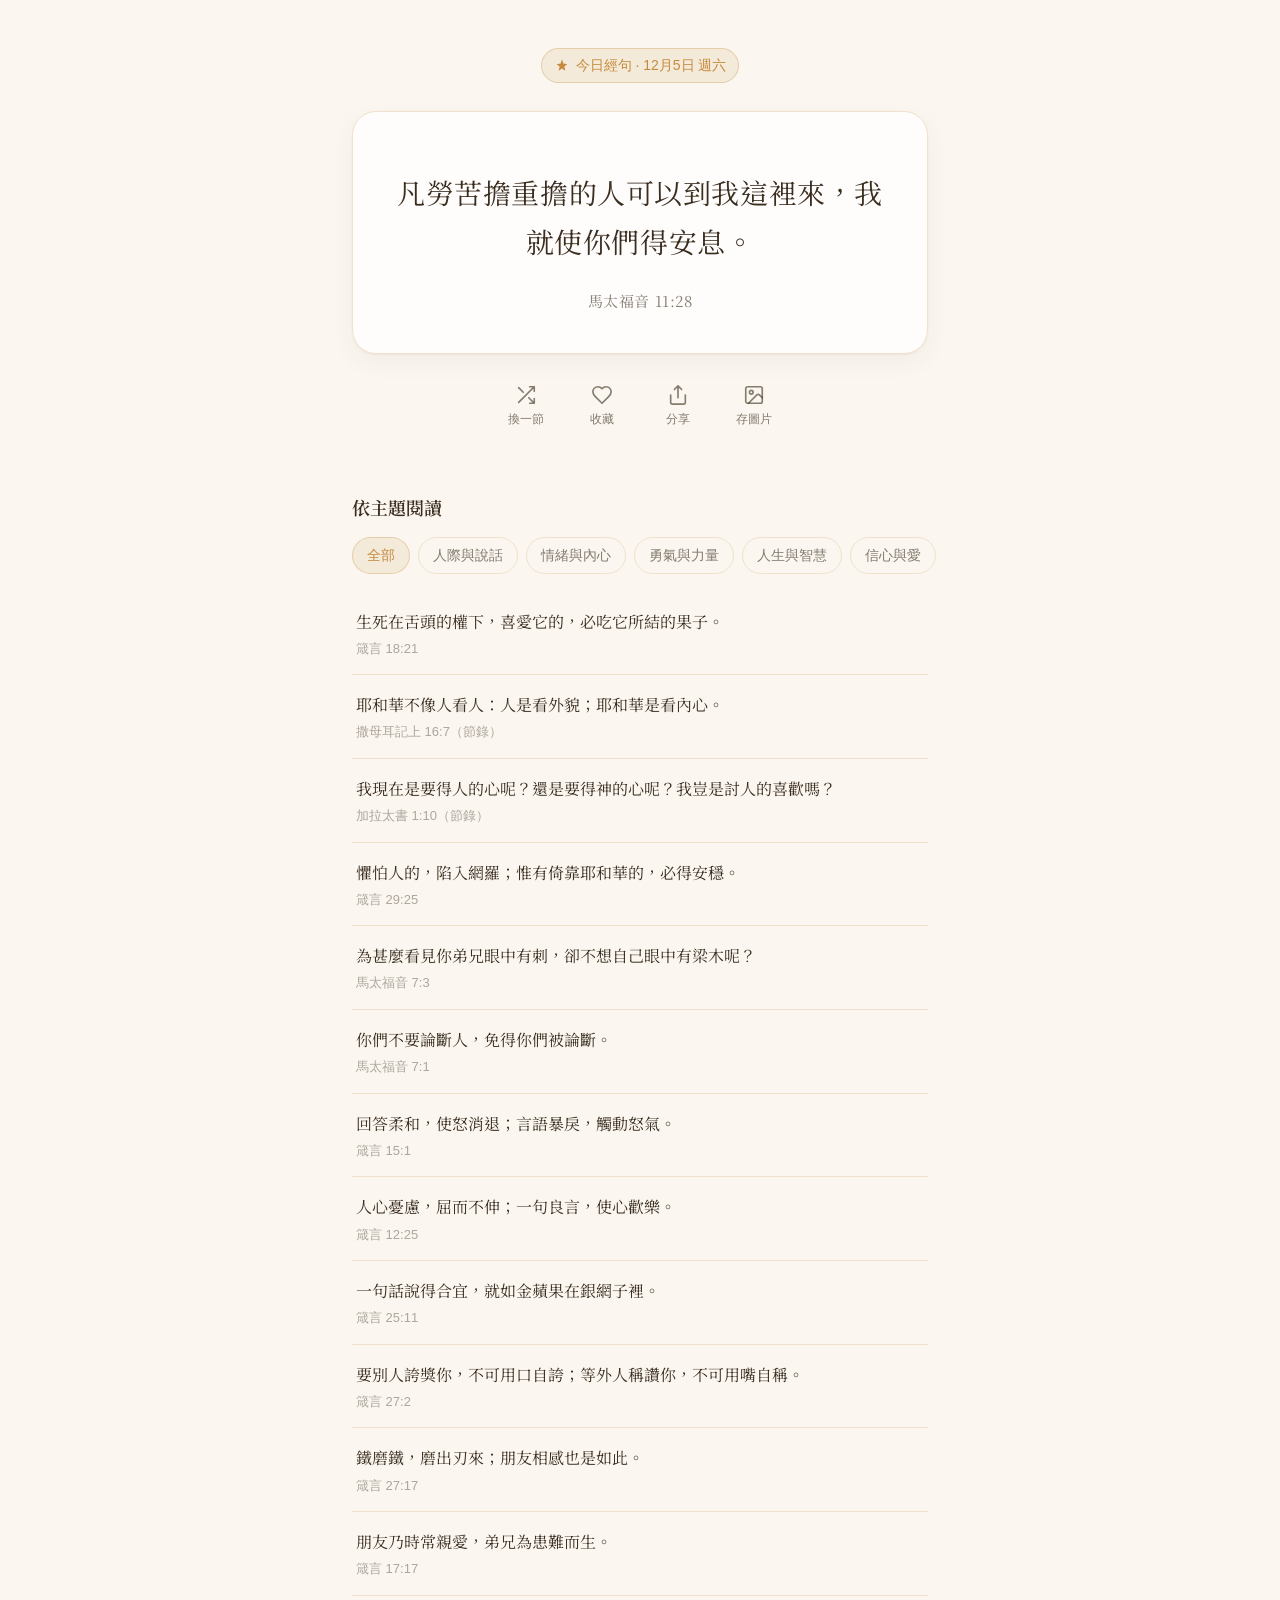
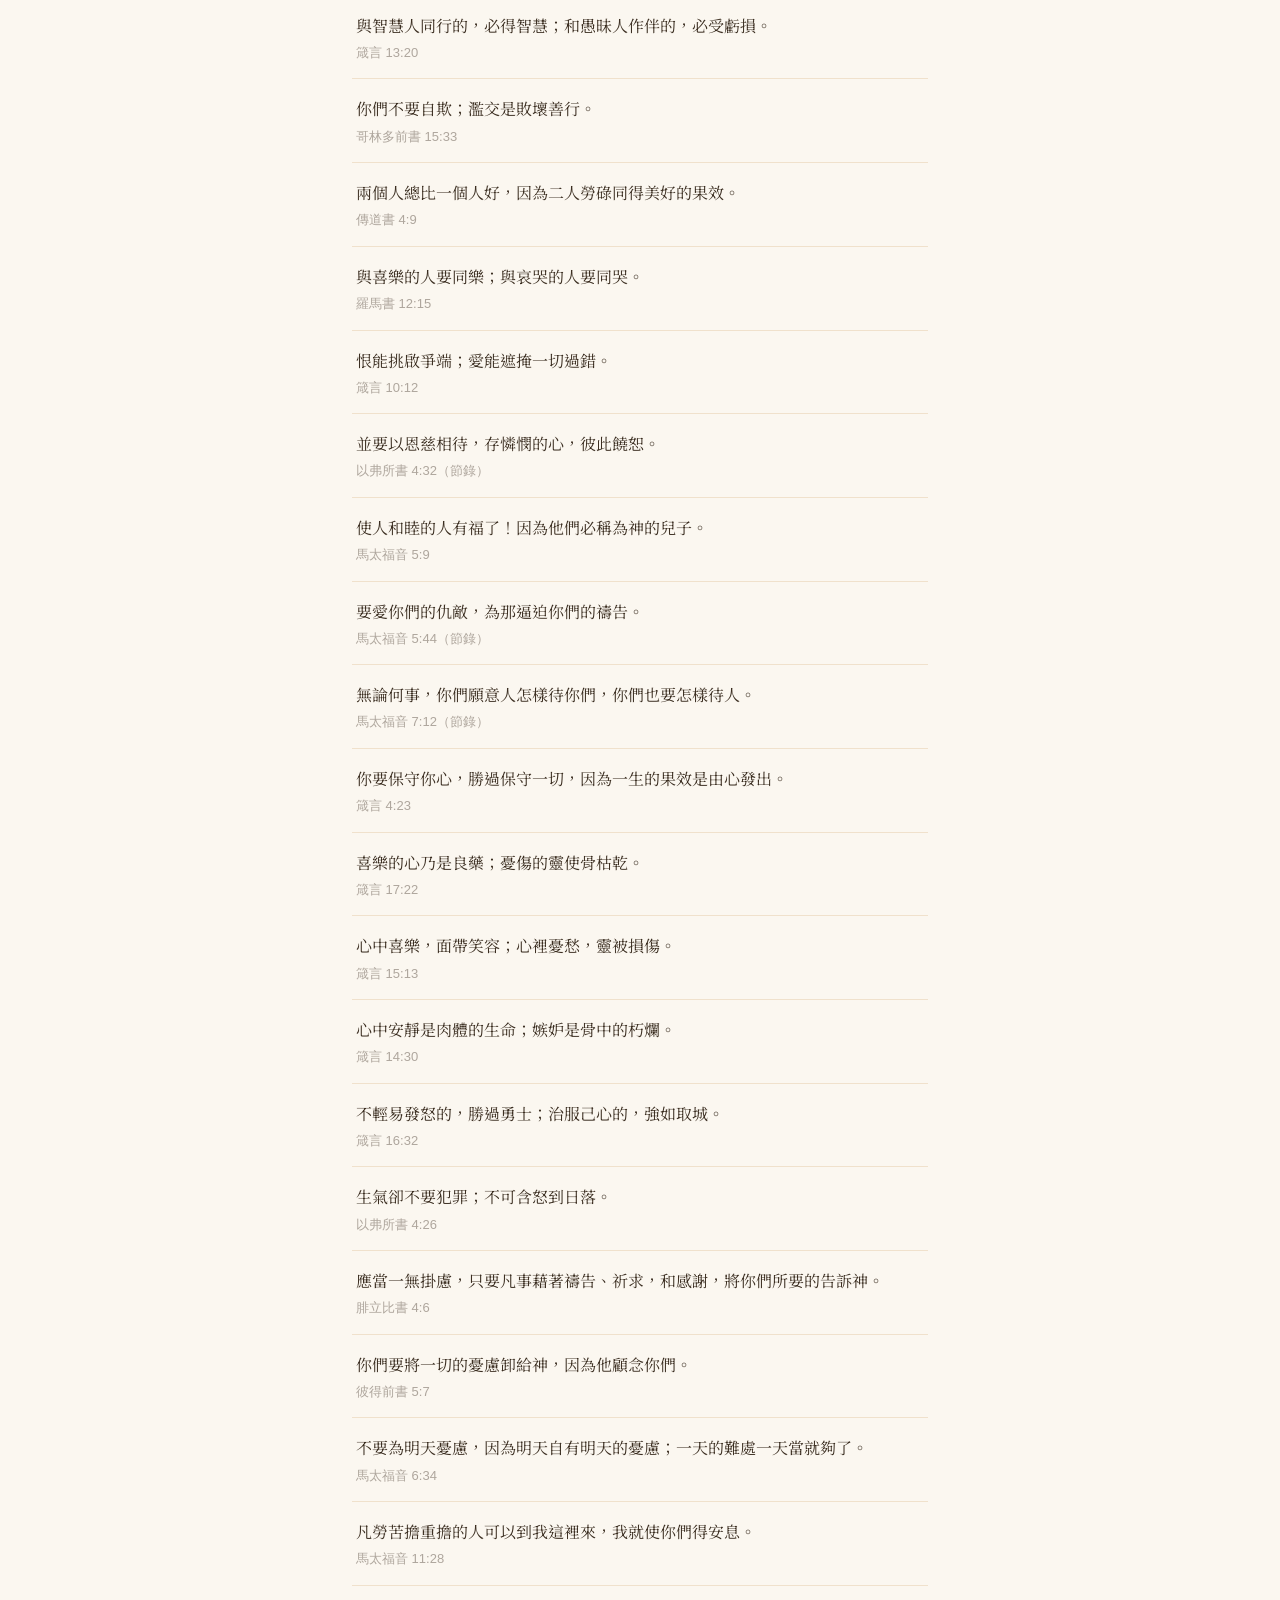
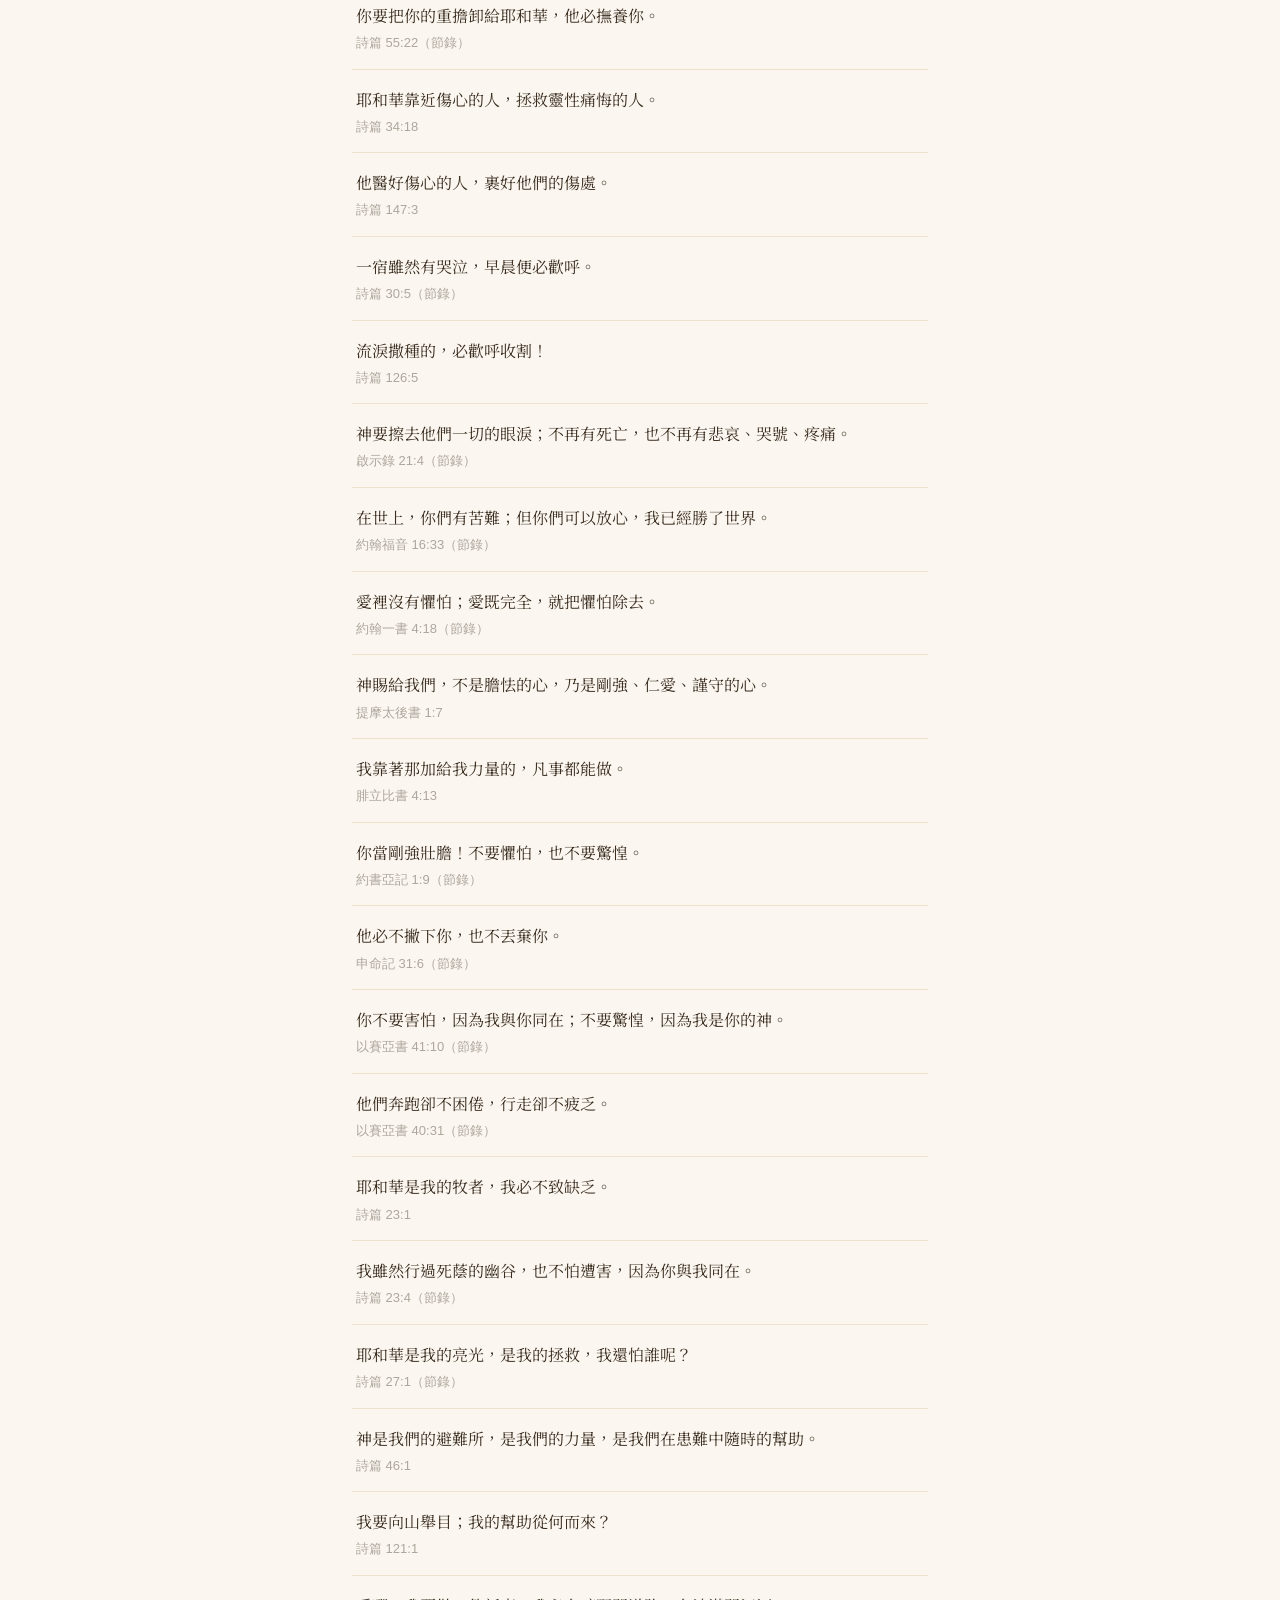
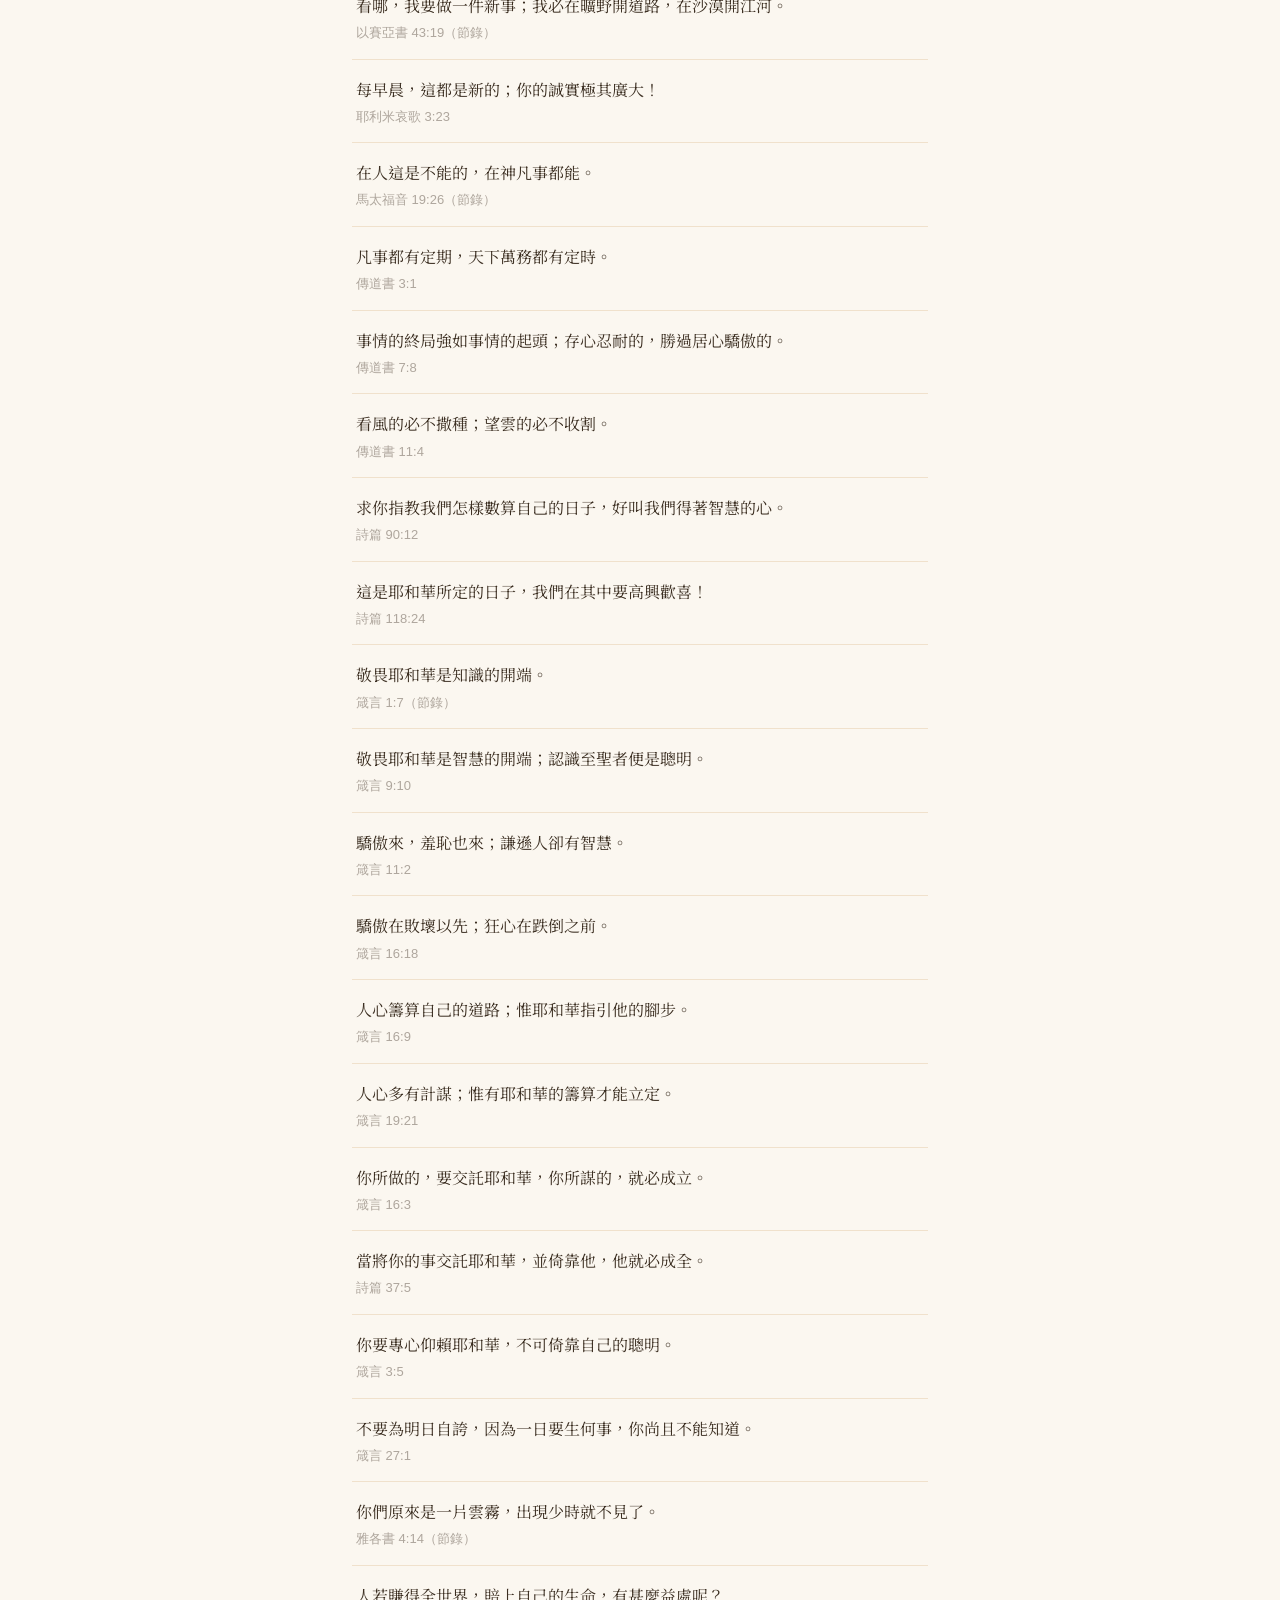
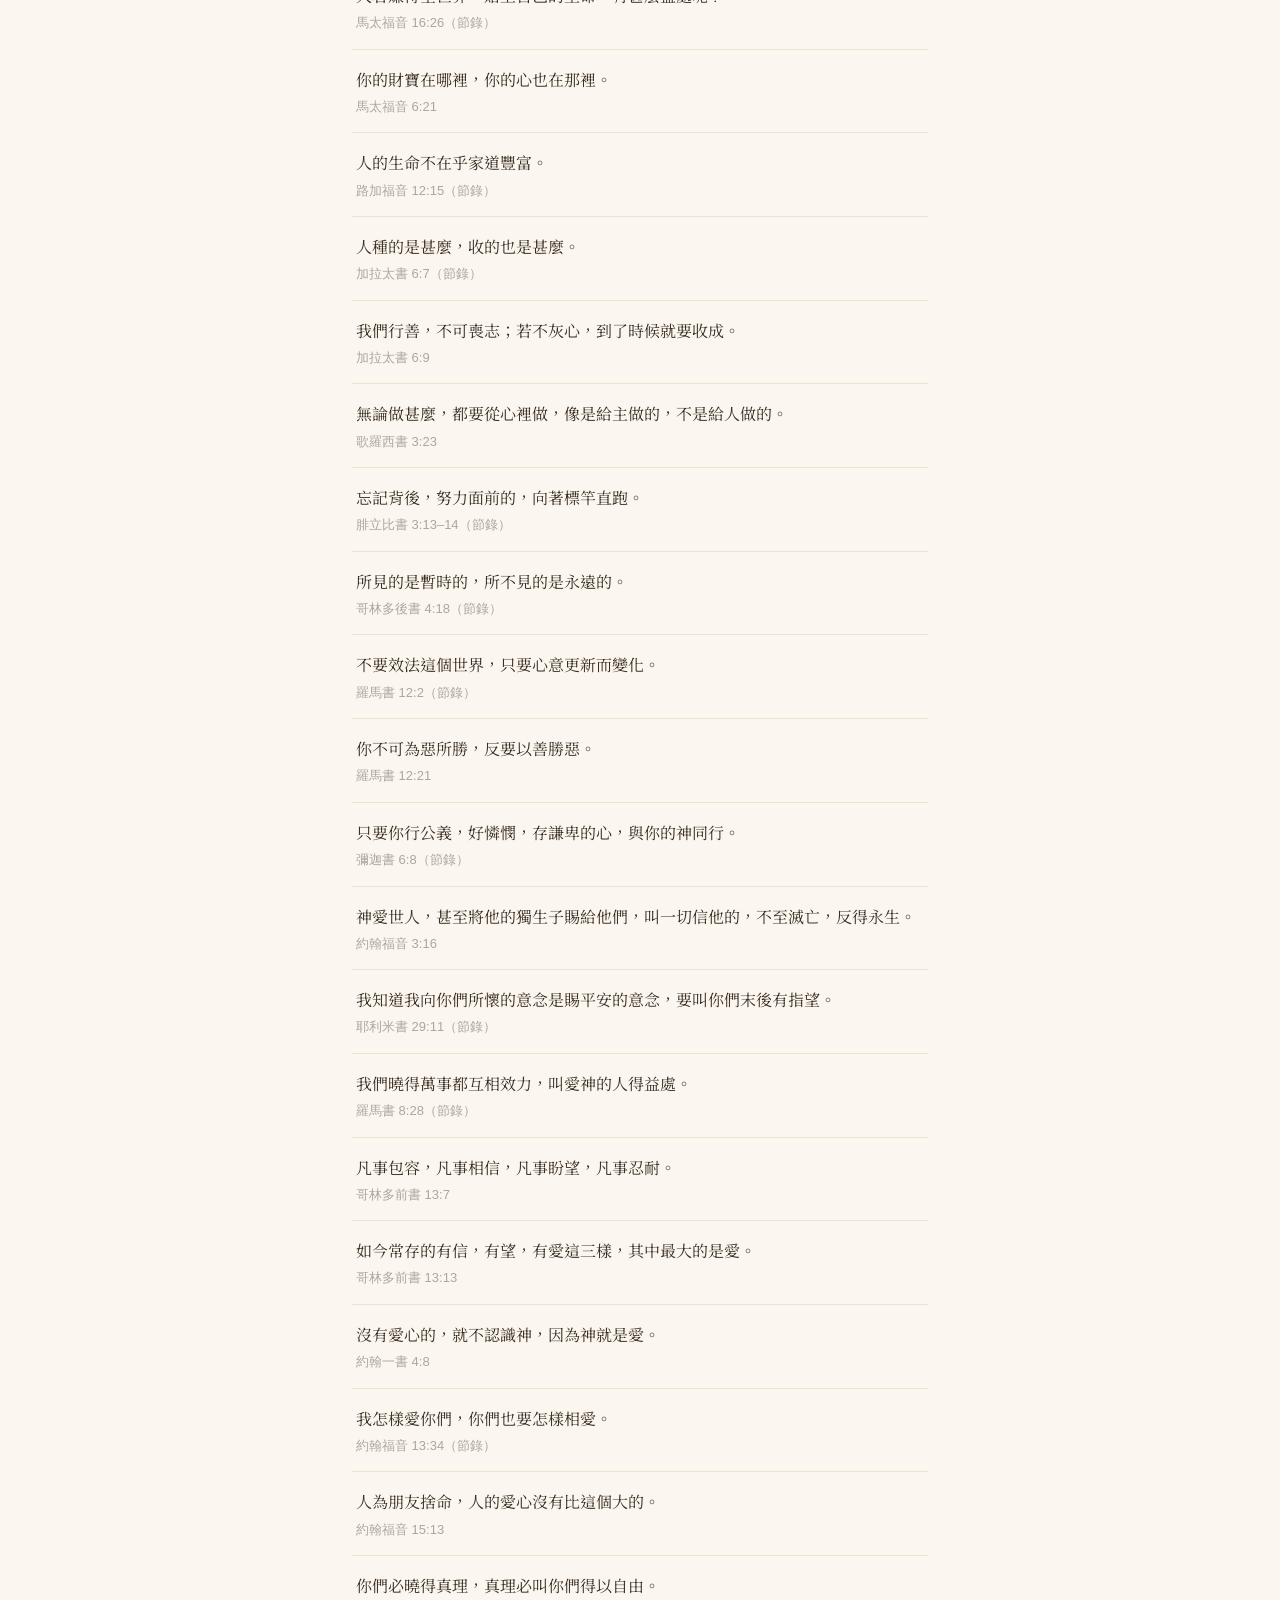
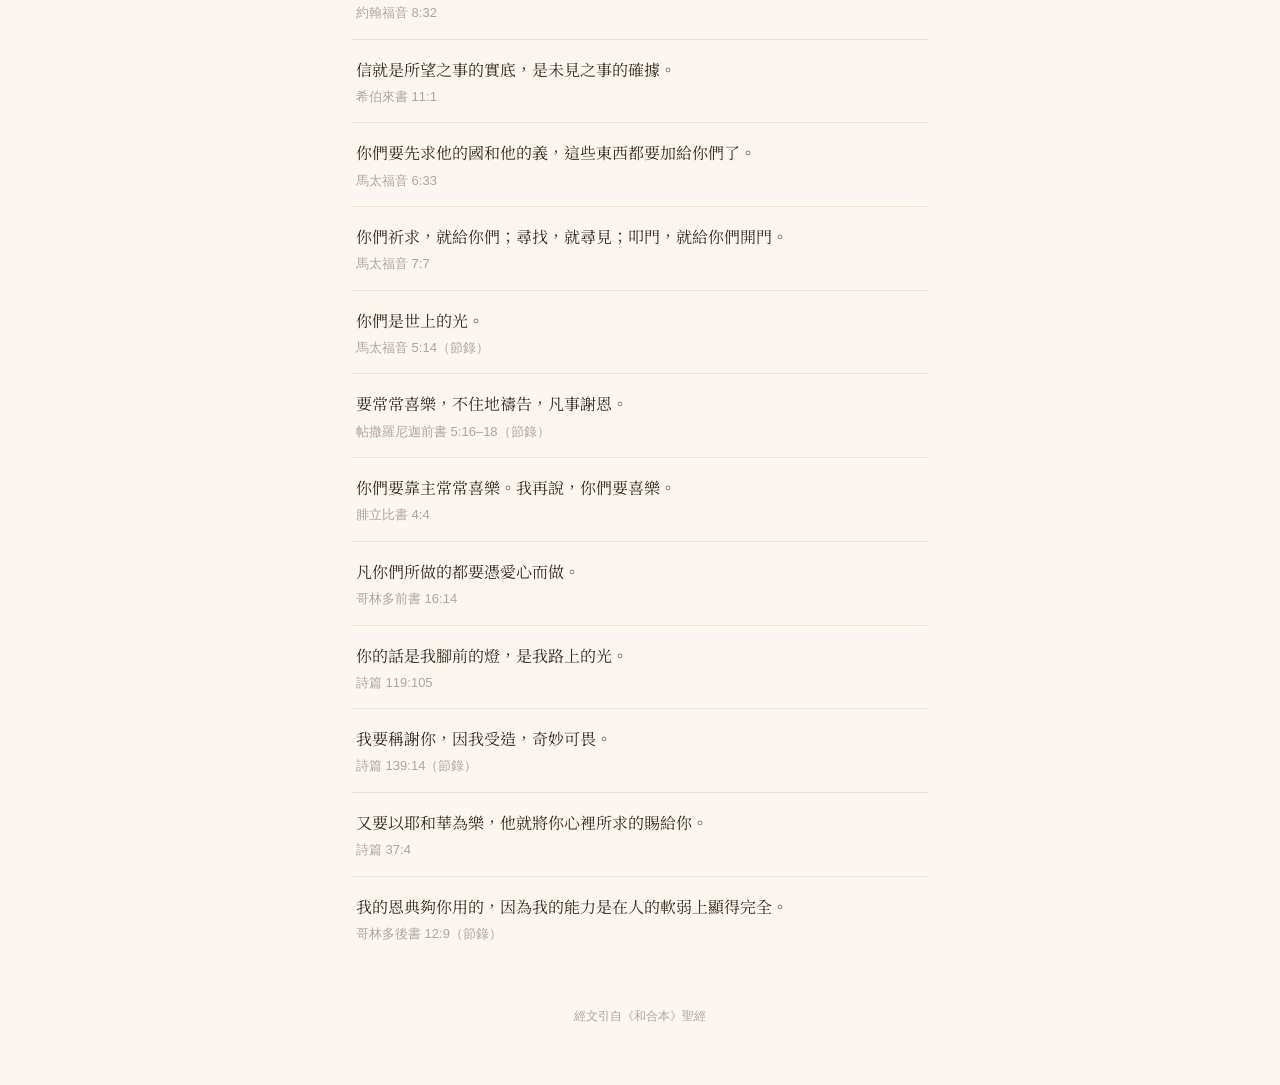
<file: index.html>
<!DOCTYPE html>
<html lang="zh-TW">
<head>
  <meta charset="UTF-8">
  <meta name="viewport" content="width=device-width, initial-scale=1, viewport-fit=cover">
  <title>今日經句</title>
  <meta name="description" content="每天一節經文，在你需要的時候與它相遇。">
  <meta name="theme-color" content="#fbf7f0" media="(prefers-color-scheme: light)">
  <meta name="theme-color" content="#1b1713" media="(prefers-color-scheme: dark)">
  <meta name="apple-mobile-web-app-capable" content="yes">
  <meta name="apple-mobile-web-app-title" content="今日經句">
  <link rel="manifest" href="manifest.webmanifest">
  <link rel="icon" href="icon.svg" type="image/svg+xml">
  <link rel="preconnect" href="https://fonts.googleapis.com">
  <link rel="preconnect" href="https://fonts.gstatic.com" crossorigin>
  <link rel="stylesheet" href="https://fonts.googleapis.com/css2?family=Noto+Serif+TC:wght@500;600&display=swap">
  <link rel="stylesheet" href="styles.css">
</head>
<body>
  <main class="page">
    <div class="wrap">
      <div class="eyebrow">
        <svg viewBox="0 0 24 24" fill="currentColor" aria-hidden="true"><path d="M12 2l2.09 6.26L20 9.27l-4.5 3.64L17 19l-5-3.27L7 19l1.5-6.09L4 9.27l5.91-1.01L12 2z"/></svg>
        <span id="eyebrow">今日經句</span>
      </div>

      <figure id="card" class="card">
        <blockquote id="verse-text"></blockquote>
        <figcaption id="verse-ref"></figcaption>
      </figure>

      <div class="actions">
        <button class="icon-btn" id="btn-random" type="button">
          <svg viewBox="0 0 24 24" fill="none" stroke="currentColor" stroke-width="1.8" stroke-linecap="round" stroke-linejoin="round" aria-hidden="true"><path d="M16 3h5v5M4 20 21 3M21 16v5h-5M15 15l6 6M4 4l5 5"/></svg>
          換一節
        </button>
        <button class="icon-btn" id="btn-fav" type="button" aria-pressed="false">
          <svg viewBox="0 0 24 24" fill="none" stroke="currentColor" stroke-width="1.8" stroke-linecap="round" stroke-linejoin="round" aria-hidden="true"><path d="M19 14c1.49-1.46 3-3.21 3-5.5A5.5 5.5 0 0 0 16.5 3c-1.76 0-3 .5-4.5 2-1.5-1.5-2.74-2-4.5-2A5.5 5.5 0 0 0 2 8.5c0 2.3 1.5 4.05 3 5.5l7 7Z"/></svg>
          <span id="fav-label">收藏</span>
        </button>
        <button class="icon-btn" id="btn-share" type="button">
          <svg viewBox="0 0 24 24" fill="none" stroke="currentColor" stroke-width="1.8" stroke-linecap="round" stroke-linejoin="round" aria-hidden="true"><path d="M4 12v8a2 2 0 0 0 2 2h12a2 2 0 0 0 2-2v-8M16 6l-4-4-4 4M12 2v13"/></svg>
          分享
        </button>
        <button class="icon-btn" id="btn-image" type="button">
          <svg viewBox="0 0 24 24" fill="none" stroke="currentColor" stroke-width="1.8" stroke-linecap="round" stroke-linejoin="round" aria-hidden="true"><rect x="3" y="3" width="18" height="18" rx="2"/><circle cx="9" cy="9" r="2"/><path d="m21 15-3.09-3.09a2 2 0 0 0-2.82 0L6 21"/></svg>
          存圖片
        </button>
      </div>

      <a id="back-today" class="text-link" href="#" hidden>回到今日經句</a>

      <h2 class="section-title">依主題閱讀</h2>
      <div class="chips" id="chips" role="toolbar" aria-label="主題"></div>
      <ul class="list" id="list"></ul>

      <p class="footer">經文引自《和合本》聖經</p>
    </div>
  </main>

  <div class="toast" id="toast" role="status" aria-live="polite"></div>

  <script src="verses.js"></script>
  <script>
  (function () {
    const $ = (id) => document.getElementById(id);
    const FAV_KEY = "bq:favs";

    const store = {
      get() {
        try { return JSON.parse(localStorage.getItem(FAV_KEY)) || []; } catch { return []; }
      },
      set(ids) {
        try { localStorage.setItem(FAV_KEY, JSON.stringify(ids)); } catch {}
      },
    };

    const today = verseForDate();
    let current = today;
    let filter = "all";

    // ?v=12 可直接開啟某一節（分享頁的「開啟」會帶這個參數）
    const fromUrl = verseById(new URLSearchParams(location.search).get("v"));
    if (fromUrl) current = fromUrl;

    function todayLabel() {
      const d = new Date();
      const w = "日一二三四五六"[d.getDay()];
      return `今日經句 · ${d.getMonth() + 1}月${d.getDate()}日 週${w}`;
    }

    function showVerse(v, animate = true) {
      current = v;
      $("verse-text").textContent = v.text;
      $("verse-ref").textContent = v.ref;
      if (v.ex) {
        const tag = document.createElement("span");
        tag.className = "tag";
        tag.textContent = "節錄";
        $("verse-ref").appendChild(tag);
      }
      const isToday = v.id === today.id;
      $("eyebrow").textContent = isToday ? todayLabel() : themeName(v.theme);
      $("back-today").hidden = isToday;

      const fav = store.get().includes(v.id);
      $("btn-fav").setAttribute("aria-pressed", String(fav));
      $("fav-label").textContent = fav ? "已收藏" : "收藏";

      if (animate) {
        const card = $("card");
        card.classList.remove("fade");
        void card.offsetWidth;
        card.classList.add("fade");
      }
    }

    function toast(msg) {
      const el = $("toast");
      el.textContent = msg;
      el.classList.add("show");
      clearTimeout(toast.t);
      toast.t = setTimeout(() => el.classList.remove("show"), 1800);
    }

    // 主題篩選與列表
    function renderChips() {
      const items = [{ id: "all", name: "全部" }, ...THEMES, { id: "fav", name: "♡ 收藏" }];
      $("chips").replaceChildren(
        ...items.map((t) => {
          const b = document.createElement("button");
          b.type = "button";
          b.className = "chip";
          b.textContent = t.name;
          b.setAttribute("aria-pressed", String(t.id === filter));
          b.onclick = () => { filter = t.id; renderChips(); renderList(); };
          return b;
        })
      );
    }

    function renderList() {
      const favs = store.get();
      const items =
        filter === "all" ? VERSES :
        filter === "fav" ? favs.map(verseById).filter(Boolean) :
        VERSES.filter((v) => v.theme === filter);

      if (!items.length) {
        const li = document.createElement("li");
        li.className = "empty";
        li.textContent = "還沒有收藏。看到喜歡的經文，點 ♡ 收藏起來。";
        $("list").replaceChildren(li);
        return;
      }
      $("list").replaceChildren(
        ...items.map((v) => {
          const li = document.createElement("li");
          const b = document.createElement("button");
          b.type = "button";
          const t = document.createElement("div");
          t.className = "t";
          t.textContent = v.text;
          const r = document.createElement("div");
          r.className = "r";
          r.textContent = v.ref + (v.ex ? "（節錄）" : "");
          b.append(t, r);
          b.onclick = () => {
            showVerse(v);
            window.scrollTo({ top: 0, behavior: "smooth" });
          };
          li.append(b);
          return li;
        })
      );
    }

    // 動作
    $("btn-random").onclick = () => {
      let v;
      do { v = VERSES[Math.floor(Math.random() * VERSES.length)]; } while (v.id === current.id);
      showVerse(v);
    };

    $("btn-fav").onclick = () => {
      const favs = store.get();
      const i = favs.indexOf(current.id);
      if (i >= 0) favs.splice(i, 1); else favs.unshift(current.id);
      store.set(favs);
      showVerse(current, false);
      if (filter === "fav") renderList();
      toast(i >= 0 ? "已取消收藏" : "已收藏");
    };

    $("btn-share").onclick = async () => {
      const url = new URL(`q.html?v=${current.id}`, location.href).href;
      const text = `${current.text}\n——${current.ref}${current.ex ? "（節錄）" : ""}`;
      if (navigator.share) {
        try { await navigator.share({ title: APP_NAME, text, url }); } catch {}
        return;
      }
      try {
        await navigator.clipboard.writeText(`${text}\n${url}`);
        toast("已複製經文與連結");
      } catch {
        prompt("複製這個連結：", url);
      }
    };

    $("btn-image").onclick = async () => {
      const canvas = await drawVerseImage(current);
      const name = `${current.ref.replace(/\s+/g, "")}.png`;
      canvas.toBlob(async (blob) => {
        const file = new File([blob], name, { type: "image/png" });
        // 手機上優先用系統分享（可直接存到相簿或貼到 IG）
        if (navigator.canShare && navigator.canShare({ files: [file] })) {
          try { await navigator.share({ files: [file] }); return; } catch (e) {
            if (e.name === "AbortError") return;
          }
        }
        const a = document.createElement("a");
        a.href = URL.createObjectURL(blob);
        a.download = name;
        a.click();
        setTimeout(() => URL.revokeObjectURL(a.href), 1000);
        toast("圖片已下載");
      }, "image/png");
    };

    $("back-today").onclick = (e) => {
      e.preventDefault();
      showVerse(today);
    };

    // 經文圖卡（1080×1350，適合 IG 貼文）
    async function drawVerseImage(v) {
      const W = 1080, H = 1350, PAD = 120;
      const serif = '"Noto Serif TC", "Songti TC", serif';
      try {
        await Promise.all([
          document.fonts.load(`500 60px "Noto Serif TC"`, v.text),
          document.fonts.load(`500 34px "Noto Serif TC"`, v.ref + "節錄"),
        ]);
      } catch {}

      const c = document.createElement("canvas");
      c.width = W; c.height = H;
      const g = c.getContext("2d");

      g.fillStyle = "#fbf7f0";
      g.fillRect(0, 0, W, H);
      // 內框
      g.strokeStyle = "#f0e1cc";
      g.lineWidth = 3;
      roundRect(g, 60, 60, W - 120, H - 120, 48);
      g.stroke();

      // 斷行：中文逐字，標點不放行首
      const size = v.text.length > 40 ? 54 : v.text.length > 24 ? 62 : 72;
      const lh = size * 1.75;
      g.font = `500 ${size}px ${serif}`;
      const lines = wrap(g, v.text, W - PAD * 2);
      const blockH = lines.length * lh;
      let y = (H - blockH) / 2 - 40;

      g.fillStyle = "#3b2e21";
      g.textAlign = "center";
      g.textBaseline = "middle";
      lines.forEach((ln, i) => g.fillText(ln, W / 2, y + lh * i + lh / 2));

      // 分隔線與出處
      y += blockH + 56;
      g.fillStyle = "#c58a3e";
      g.fillRect(W / 2 - 28, y, 56, 3);
      g.font = `500 34px ${serif}`;
      g.fillStyle = "rgba(59,46,33,0.62)";
      g.fillText(v.ref + (v.ex ? "（節錄）" : ""), W / 2, y + 64);

      g.font = `500 26px ${serif}`;
      g.fillStyle = "rgba(59,46,33,0.36)";
      g.fillText(APP_NAME, W / 2, H - 120);
      return c;
    }

    function wrap(g, text, maxW) {
      const noStart = "，。；：、！？」』）—…";
      const lines = [];
      let line = "";
      for (const ch of text) {
        if (g.measureText(line + ch).width > maxW && line && !noStart.includes(ch)) {
          lines.push(line);
          line = ch;
        } else {
          line += ch;
        }
      }
      if (line) lines.push(line);
      return lines;
    }

    function roundRect(g, x, y, w, h, r) {
      g.beginPath();
      g.moveTo(x + r, y);
      g.arcTo(x + w, y, x + w, y + h, r);
      g.arcTo(x + w, y + h, x, y + h, r);
      g.arcTo(x, y + h, x, y, r);
      g.arcTo(x, y, x + w, y, r);
      g.closePath();
    }

    showVerse(current, false);
    renderChips();
    renderList();

    if ("serviceWorker" in navigator && location.protocol !== "file:") {
      navigator.serviceWorker.register("sw.js").catch(() => {});
    }
  })();
  </script>
</body>
</html>
</file>
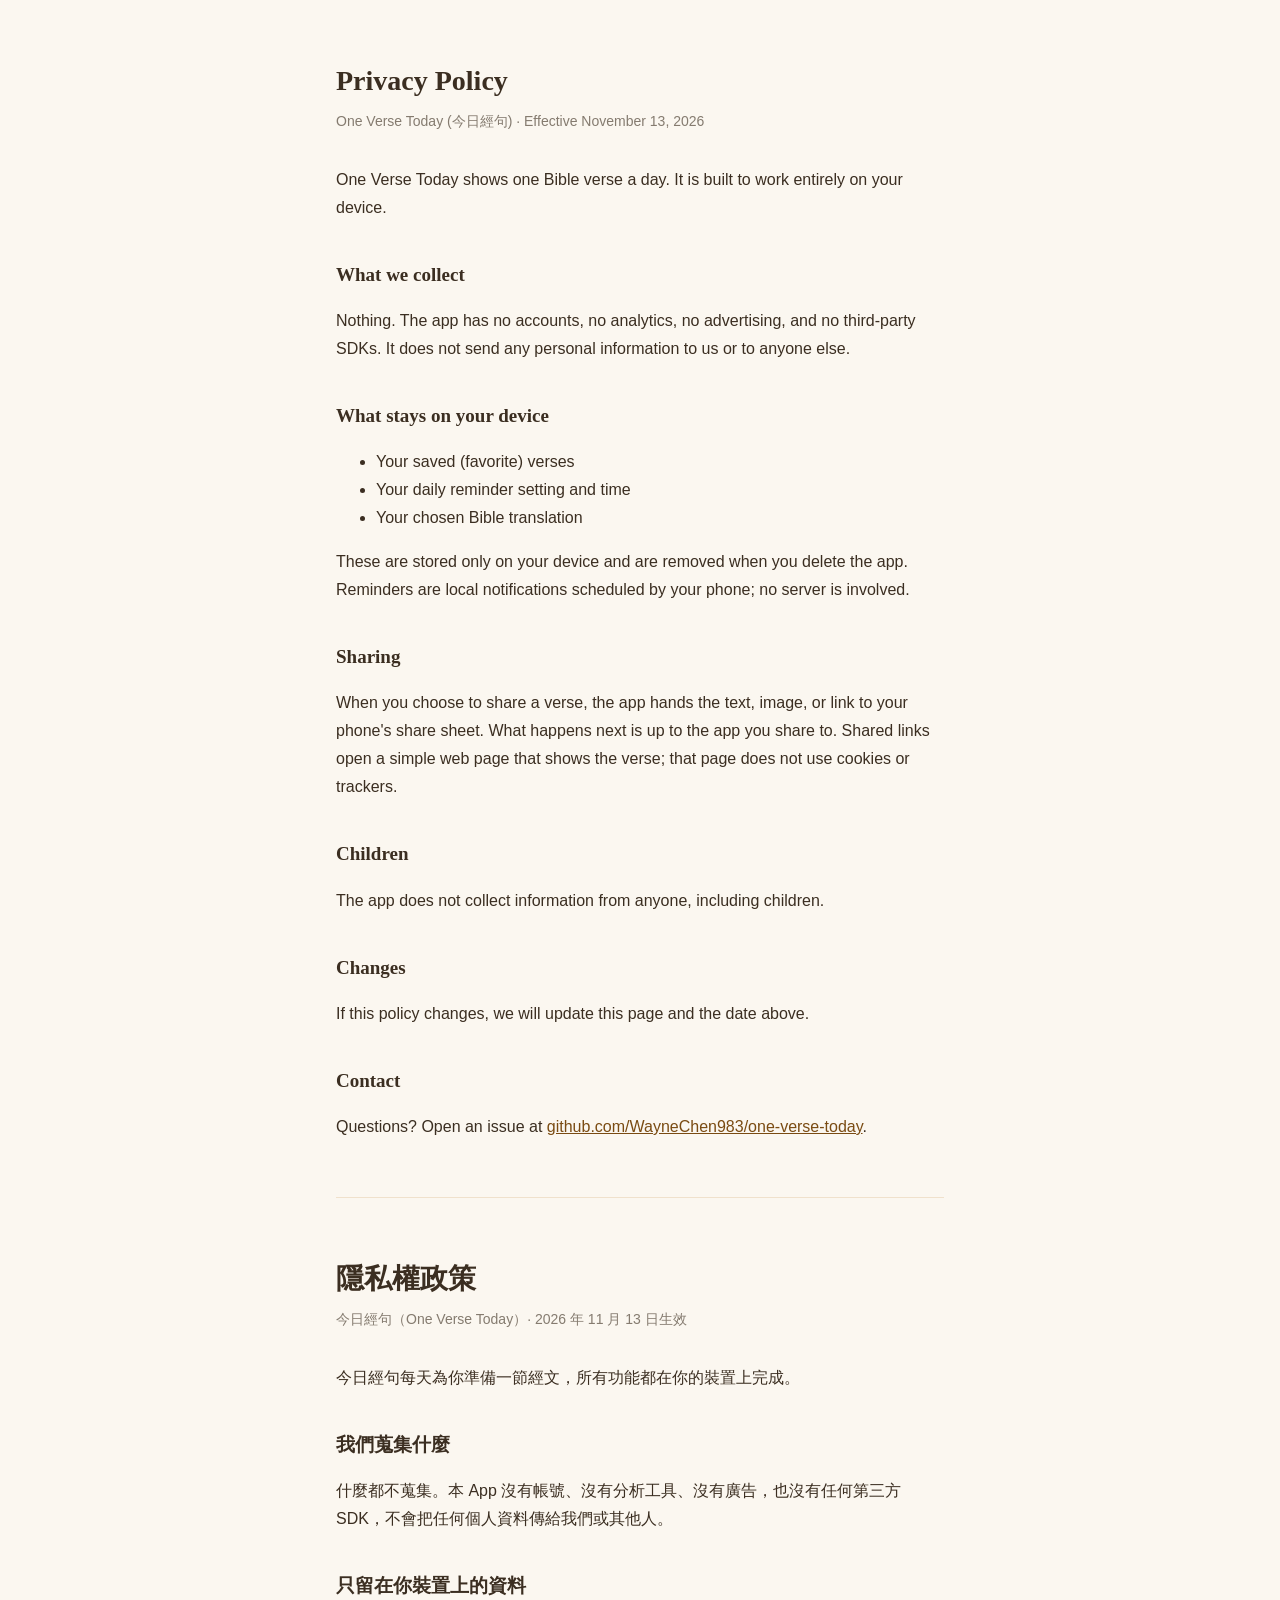
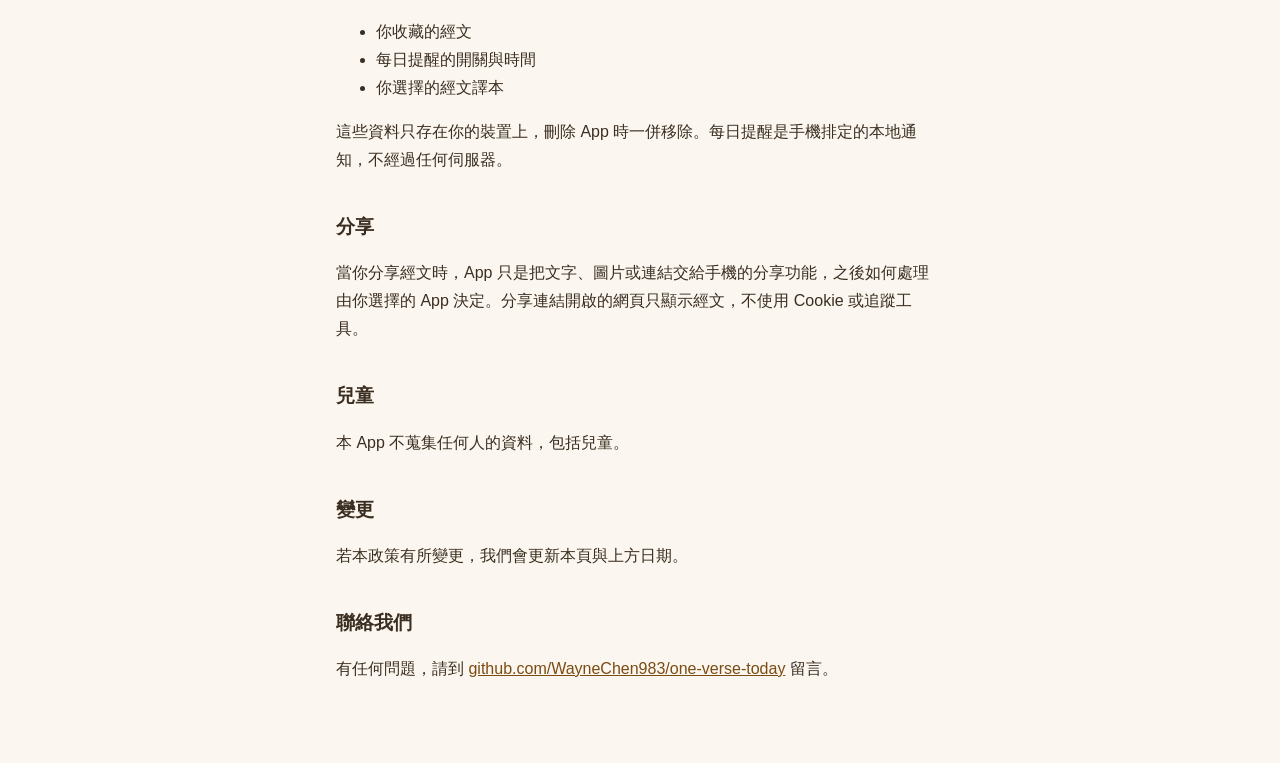
<file: privacy.html>
<!DOCTYPE html>
<html lang="en">
<head>
  <meta charset="UTF-8">
  <meta name="viewport" content="width=device-width, initial-scale=1">
  <title>Privacy Policy · One Verse Today</title>
  <meta name="description" content="Privacy policy for One Verse Today (今日經句).">
  <link rel="stylesheet" href="styles.css">
  <style>
    .doc { max-width: 40rem; margin: 0 auto; padding: 56px 16px 64px; line-height: 1.75; }
    .doc h1 { font-family: var(--font-heading); font-size: 28px; font-weight: 600; margin: 0 0 4px; }
    .doc h2 { font-family: var(--font-heading); font-size: 19px; font-weight: 600; margin: 36px 0 8px; }
    .doc p, .doc li { color: var(--text); font-size: 16px; }
    .doc .meta { color: var(--muted); font-size: 14px; margin: 0 0 32px; }
    .doc hr { border: 0; border-top: 1px solid var(--border); margin: 56px 0; }
    .doc a { color: var(--link); }
  </style>
</head>
<body>
  <main class="doc">
    <h1>Privacy Policy</h1>
    <p class="meta">One Verse Today (今日經句) · Effective November 13, 2026</p>

    <p>One Verse Today shows one Bible verse a day. It is built to work entirely on your device.</p>

    <h2>What we collect</h2>
    <p>Nothing. The app has no accounts, no analytics, no advertising, and no third-party SDKs. It does not send any personal information to us or to anyone else.</p>

    <h2>What stays on your device</h2>
    <ul>
      <li>Your saved (favorite) verses</li>
      <li>Your daily reminder setting and time</li>
      <li>Your chosen Bible translation</li>
    </ul>
    <p>These are stored only on your device and are removed when you delete the app. Reminders are local notifications scheduled by your phone; no server is involved.</p>

    <h2>Sharing</h2>
    <p>When you choose to share a verse, the app hands the text, image, or link to your phone's share sheet. What happens next is up to the app you share to. Shared links open a simple web page that shows the verse; that page does not use cookies or trackers.</p>

    <h2>Children</h2>
    <p>The app does not collect information from anyone, including children.</p>

    <h2>Changes</h2>
    <p>If this policy changes, we will update this page and the date above.</p>

    <h2>Contact</h2>
    <p>Questions? Open an issue at <a href="https://github.com/WayneChen983/one-verse-today/issues">github.com/WayneChen983/one-verse-today</a>.</p>

    <hr>

    <h1 lang="zh-Hant">隱私權政策</h1>
    <p class="meta" lang="zh-Hant">今日經句（One Verse Today）· 2026 年 11 月 13 日生效</p>
    <div lang="zh-Hant">
      <p>今日經句每天為你準備一節經文，所有功能都在你的裝置上完成。</p>
      <h2>我們蒐集什麼</h2>
      <p>什麼都不蒐集。本 App 沒有帳號、沒有分析工具、沒有廣告，也沒有任何第三方 SDK，不會把任何個人資料傳給我們或其他人。</p>
      <h2>只留在你裝置上的資料</h2>
      <ul>
        <li>你收藏的經文</li>
        <li>每日提醒的開關與時間</li>
        <li>你選擇的經文譯本</li>
      </ul>
      <p>這些資料只存在你的裝置上，刪除 App 時一併移除。每日提醒是手機排定的本地通知，不經過任何伺服器。</p>
      <h2>分享</h2>
      <p>當你分享經文時，App 只是把文字、圖片或連結交給手機的分享功能，之後如何處理由你選擇的 App 決定。分享連結開啟的網頁只顯示經文，不使用 Cookie 或追蹤工具。</p>
      <h2>兒童</h2>
      <p>本 App 不蒐集任何人的資料，包括兒童。</p>
      <h2>變更</h2>
      <p>若本政策有所變更，我們會更新本頁與上方日期。</p>
      <h2>聯絡我們</h2>
      <p>有任何問題，請到 <a href="https://github.com/WayneChen983/one-verse-today/issues">github.com/WayneChen983/one-verse-today</a> 留言。</p>
    </div>
  </main>
</body>
</html>
</file>
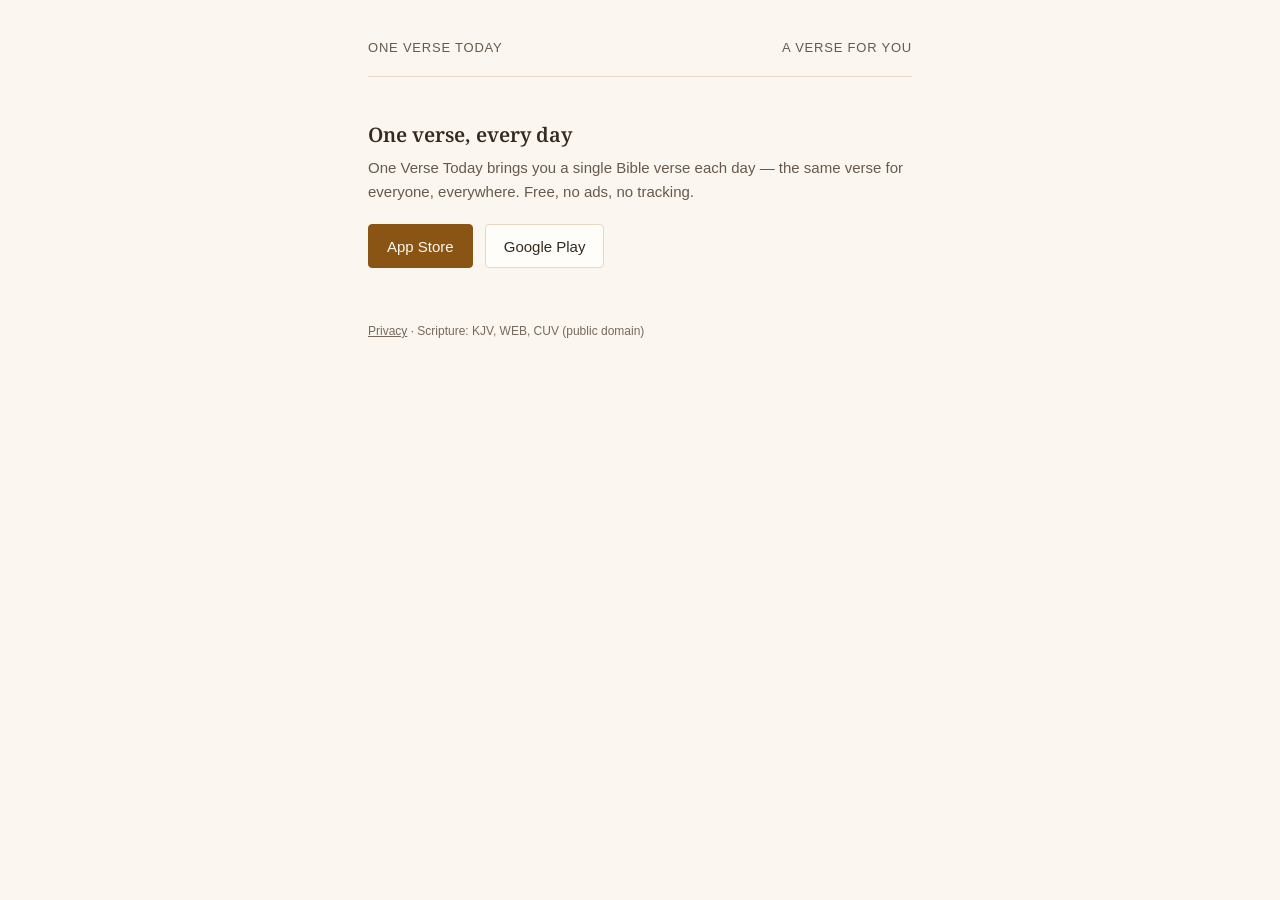
<file: q.html>
<!DOCTYPE html>
<html lang="en">
<head>
  <meta charset="UTF-8">
  <script>if (/github\.io$/.test(location.hostname)) location.replace("https://verse.me.uk/q.html" + location.search + location.hash);</script>
  <meta name="viewport" content="width=device-width, initial-scale=1, viewport-fit=cover">
  <title>One Verse Today</title>
  <meta name="description" content="A verse shared with you from One Verse Today (今日經句).">
  <meta property="og:title" content="One Verse Today · 今日經句">
  <meta property="og:description" content="A verse shared with you. 送給你的一節經文。">
  <meta name="twitter:card" content="summary">
  <meta name="theme-color" content="#FBF7F0">
  <link rel="icon" href="icon.png">
  <link rel="preconnect" href="https://fonts.googleapis.com">
  <link rel="preconnect" href="https://fonts.gstatic.com" crossorigin>
  <link rel="stylesheet" href="https://fonts.googleapis.com/css2?family=Noto+Serif+TC:wght@500;600&family=Noto+Serif:wght@500;600&display=swap">
  <style>
    :root {
      --bg: #FBF7F0; --card: #FFFDF9; --border: #E8D8C2; --accent: #8A5415;
      --text: #352A20; --muted: #67594C; --faint: #76695D;
      --sans: -apple-system, BlinkMacSystemFont, "PingFang TC", "Noto Sans TC", "Segoe UI", sans-serif;
      --serif: "Noto Serif", "Noto Serif TC", "Songti TC", Georgia, serif;
    }
    @media (prefers-color-scheme: dark) {
      :root:not([data-theme="light"]) {
        --bg: #181512; --card: #211D19; --border: #5B5044; --accent: #E9B66C;
        --text: #F5EDE1; --muted: #C6B9A8; --faint: #A99B89;
      }
    }
    :root[data-theme="dark"] {
      --bg: #181512; --card: #211D19; --border: #5B5044; --accent: #E9B66C;
      --text: #F5EDE1; --muted: #C6B9A8; --faint: #A99B89;
    }
    * { box-sizing: border-box; }
    body { margin: 0; background: var(--bg); color: var(--text); font-family: var(--sans); -webkit-font-smoothing: antialiased; }
    main { max-width: 36rem; margin: 0 auto; padding: max(40px, env(safe-area-inset-top)) 16px 56px; }
    header { display: flex; justify-content: space-between; align-items: baseline; font-size: 13px; font-weight: 500; letter-spacing: .06em; color: var(--muted); min-height: 28px; }
    hr { border: 0; border-top: 1px solid var(--border); margin: 8px 0 0; }
    .frame { margin-top: 24px; padding: 44px 28px 32px; background: var(--card); border: 1px solid var(--border); border-radius: 6px; }
    blockquote { margin: 0; font-family: var(--serif); font-weight: 500; font-size: 24px; line-height: 1.5; color: var(--text); text-wrap: pretty; }
    html[lang^="zh"] blockquote { font-size: 26px; line-height: 1.69; letter-spacing: .02em; }
    .rule { width: 48px; height: 1px; background: var(--accent); margin: 20px 0 12px; }
    cite { font-style: normal; font-family: var(--serif); font-size: 15px; color: var(--muted); letter-spacing: .04em; font-variant: small-caps; }
    .tr { font-family: var(--sans); font-size: 12px; font-variant: normal; margin-left: 8px; letter-spacing: .02em; }
    .cta { margin-top: 44px; }
    .cta h2 { font-family: var(--serif); font-weight: 600; font-size: 20px; margin: 0; }
    .cta p { color: var(--muted); font-size: 15px; line-height: 1.6; margin: 8px 0 20px; }
    .stores { display: flex; flex-wrap: wrap; gap: 12px; }
    .stores a { display: inline-flex; align-items: center; min-height: 44px; padding: 0 18px; border: 1px solid var(--border); border-radius: 4px; color: var(--text); text-decoration: none; font-size: 15px; font-weight: 500; background: var(--card); }
    .stores a.primary { background: var(--accent); color: var(--bg); border-color: var(--accent); }
    .letter { text-align: center; margin-top: 28px; animation: rise .42s ease-out both; }
    .letter .milo { width: 120px; height: 120px; object-fit: contain; display: block; margin: 0 auto -6px; }
    .letter .eyebrow { font-size: 13px; letter-spacing: .06em; color: var(--muted); margin: 6px 0 0; }
    .letter .for { font-family: var(--serif); font-size: 22px; font-weight: 600; margin: 8px 0 0; }
    .letter .note { font-family: var(--serif); font-size: 18px; margin: 10px auto 0; max-width: 28em; color: var(--text); }
    .letter .byline { font-size: 13px; color: var(--muted); margin: 4px 0 0; }
    .today { font-size: 14px; color: var(--muted); margin: 18px 0 0; }
    .return { font: inherit; font-size: 15px; font-weight: 500; margin-top: 14px; min-height: 44px; padding: 0 18px; border: 1px solid var(--border); border-radius: 4px; background: var(--card); color: var(--text); cursor: pointer; }
    @keyframes rise { from { opacity: 0; transform: translateY(10px); } }
    @media (prefers-reduced-motion: reduce) { .letter { animation: none; } }
    footer { margin-top: 56px; font-size: 12px; color: var(--faint); }
    footer a { color: var(--faint); }
  </style>
</head>
<body>
  <main>
    <header><span id="mark">ONE VERSE TODAY</span><span id="kind"></span></header>
    <hr>
    <section class="letter" id="letter" hidden>
      <img src="milo.png" alt="" class="milo" width="120" height="120">
      <p class="eyebrow" id="r-eyebrow"></p>
      <p class="for" id="r-for" hidden></p>
      <blockquote class="note" id="r-note" hidden></blockquote>
      <p class="byline" id="r-byline" hidden></p>
    </section>
    <figure class="frame" id="frame" hidden>
      <blockquote id="text"></blockquote>
      <div class="rule"></div>
      <figcaption><cite id="ref"></cite><span class="tr" id="tr"></span></figcaption>
    </figure>
    <p class="today" id="r-today" hidden></p>
    <button type="button" class="return" id="r-return" hidden></button>
    <section class="cta">
      <h2 id="cta-title"></h2>
      <p id="cta-body"></p>
      <div class="stores">
        <a id="ios" class="primary" href="https://apps.apple.com/app/id6834286590">App Store</a>
        <a id="android" href="https://play.google.com/store/apps/details?id=tw.tw466376.biblequotes">Google Play</a>
      </div>
    </section>
    <footer><a id="privacy" href="privacy.html"></a> · Scripture: KJV, WEB, CUV (public domain)</footer>
  </main>
  <script src="verses.data.js"></script>
  <script src="i18n.data.js"></script>
  <script>
  (function () {
    var params = new URLSearchParams(location.search);
    var prefs = navigator.languages && navigator.languages.length ? navigator.languages : [navigator.language || "en"];
    var zh = String(prefs[0] || "").toLowerCase().indexOf("zh") === 0;
    var S = zh ? {
      mark: "今日經句", kind: "送給你的一節經文", title: "每天一節經文",
      body: "「今日經句」每天為你準備一節經文，全世界在同一天讀同一節。免費、無廣告、不追蹤。", privacy: "隱私權政策"
    } : {
      mark: "ONE VERSE TODAY", kind: "A VERSE FOR YOU", title: "One verse, every day",
      body: "One Verse Today brings you a single Bible verse each day — the same verse for everyone, everywhere. Free, no ads, no tracking.", privacy: "Privacy"
    };
    document.documentElement.lang = zh ? "zh-Hant" : "en";
    document.getElementById("mark").textContent = S.mark;
    document.getElementById("kind").textContent = S.kind;
    document.getElementById("cta-title").textContent = S.title;
    document.getElementById("cta-body").textContent = S.body;
    document.getElementById("privacy").textContent = S.privacy;
    document.title = zh ? "今日經句" : "One Verse Today";

    if (/android/i.test(navigator.userAgent)) {
      document.getElementById("android").className = "primary";
      document.getElementById("ios").className = "";
      document.querySelector(".stores").prepend(document.getElementById("android"));
    }

    var data = window.VERSE_DATA || (typeof VERSE_DATA !== "undefined" ? VERSE_DATA : null);
    var id = Number(params.get("v"));
    var t = params.get("t");
    var tr = data && data.translations.find(function (x) { return x.id === t; });
    if (!tr && data) {
      var pref = String(prefs[0] || "").toLowerCase();
      var guess = pref.indexOf("zh") === 0 ? ((pref.indexOf("hans") > 0 || /-(cn|sg|my)$/.test(pref)) ? "cuvs" : "cuv")
        : pref.indexOf("ko") === 0 ? "krv" : pref.indexOf("es") === 0 ? "rv1909" : pref.indexOf("de") === 0 ? "lut1912" : "kjv";
      tr = data.translations.find(function (x) { return x.id === guess; });
    }
    var v = data && data.verses.find(function (x) { return x.id === id; });
    if (!v || !tr) return;
    var body = v.text[tr.id];
    var lang = tr.lang;
    var chinese = lang.indexOf("zh") === 0;
    var EX = { "zh-Hant": "節錄", "zh-Hans": "节录", ko: "발췌", es: "extracto", de: "Auszug", en: "excerpt" };
    document.documentElement.lang = lang;
    var title = v.title && v.title[lang];
    if (title) {
      var h = document.createElement("p");
      // 中文標題在第一個逗號處分行（避免最後一兩個字孤零零掉到下一行）
      var shown = title;
      if (chinese && Array.from(title).length > 8 && title.indexOf("，") > 0) shown = title.replace("，", "，\n");
      h.textContent = shown;
      h.style.cssText = "font-family:var(--serif);font-weight:600;font-size:22px;margin:0 0 14px;color:var(--text);white-space:pre-line;text-wrap:balance";
      document.getElementById("text").before(h);
    }
    document.getElementById("text").textContent = body.text;
    var ref = v.ref[lang] || v.ref.en;
    document.getElementById("ref").textContent = ref + (body.ex ? (chinese ? "（" + EX[lang] + "）" : " (" + EX[lang] + ")") : "");
    document.getElementById("tr").textContent = tr.short;
    document.getElementById("frame").hidden = false;
    document.title = (chinese ? "今日經句｜" : "One Verse Today — ") + ref;

    // 收卡：稱呼與留言放在 # 後面（不會送到伺服器），只以純文字顯示
    var R = typeof RECEIVE_I18N !== "undefined" ? RECEIVE_I18N : {};
    var tr8 = function (k, vars) { var s = (R[k] && (R[k][lang] || R[k].en)) || ""; for (var n in (vars || {})) s = s.split("{" + n + "}").join(vars[n]); return s; };
    var frag = new URLSearchParams(location.hash.slice(1));
    var dec = function (b, max) {
      if (!b) return "";
      try {
        var bin = atob(b.replace(/-/g, "+").replace(/_/g, "/"));
        var bytes = new Uint8Array(bin.length); for (var i = 0; i < bin.length; i++) bytes[i] = bin.charCodeAt(i);
        var txt = new TextDecoder().decode(bytes).replace(/[\u0000-\u001F\u007F]/g, "").trim();
        return Array.from(txt).slice(0, max).join("");
      } catch (e) { return ""; }
    };
    var to = frag.get("pv") === "1" ? dec(frag.get("to"), 20) : "";
    var note = frag.get("pv") === "1" ? dec(frag.get("note"), 40) : "";
    if (to || note) {
      document.getElementById("letter").hidden = false;
      document.getElementById("r-eyebrow").textContent = tr8("receive.eyebrow");
      if (to) { var f = document.getElementById("r-for"); f.textContent = tr8("receive.for", { name: to }); f.hidden = false; }
      if (note) {
        var q = document.getElementById("r-note"); q.textContent = chinese ? "「" + note + "」" : "“" + note + "”"; q.hidden = false;
        var by = document.getElementById("r-byline"); by.textContent = tr8("receive.note.byline"); by.hidden = false;
      }
    }
    var todayEl = document.getElementById("r-today"); todayEl.textContent = tr8("receive.today"); todayEl.hidden = !todayEl.textContent;
    document.getElementById("cta-title").textContent = tr8("receive.app") || document.getElementById("cta-title").textContent;
    var ret = document.getElementById("r-return");
    ret.textContent = tr8("receive.return"); ret.hidden = !ret.textContent;
    ret.onclick = function () {
      // 回送：分享這張卡（不帶對方寫給你的稱呼與留言）
      var clean = location.origin + location.pathname + "?v=" + v.id + "&t=" + tr.id;
      if (navigator.share) { navigator.share({ title: document.title, url: clean }).catch(function () {}); }
      else if (navigator.clipboard) { navigator.clipboard.writeText(clean).then(function () { ret.textContent = tr8("receive.web.done"); }); }
    };
  })();
  </script>
</body>
</html>
</file>
<file: styles.css>
:root {
  --bg: #fbf7f0;
  --card: rgba(255, 255, 255, 0.72);
  --border: #f0e1cc;
  --accent: #c58a3e;
  --accent-soft: rgba(197, 138, 62, 0.12);
  --accent-line: rgba(197, 138, 62, 0.3);
  --text: #3b2e21;
  --muted: rgba(59, 46, 33, 0.62);
  --faint: rgba(59, 46, 33, 0.4);
  --link: #7a4b12;
  --shadow: 0 1px 2px rgba(59, 46, 33, 0.06), 0 8px 24px rgba(59, 46, 33, 0.05);
  --font-body: -apple-system, BlinkMacSystemFont, "PingFang TC", "Noto Sans TC",
    "Microsoft JhengHei", sans-serif;
  --font-heading: "Noto Serif TC", "Songti TC", "PMingLiU", Georgia, serif;
  color-scheme: light;
}

@media (prefers-color-scheme: dark) {
  :root:not([data-theme="light"]) {
    --bg: #1b1713;
    --card: rgba(255, 248, 238, 0.05);
    --border: #3a3027;
    --accent: #e0a95e;
    --accent-soft: rgba(224, 169, 94, 0.14);
    --accent-line: rgba(224, 169, 94, 0.32);
    --text: #f2e9dc;
    --muted: rgba(242, 233, 220, 0.66);
    --faint: rgba(242, 233, 220, 0.42);
    --link: #f0bf7c;
    --shadow: none;
    color-scheme: dark;
  }
}

* { box-sizing: border-box; }

html, body { margin: 0; }

body {
  background: var(--bg);
  color: var(--text);
  font-family: var(--font-body);
  line-height: 1.5;
  -webkit-font-smoothing: antialiased;
  -webkit-tap-highlight-color: transparent;
}

button { font: inherit; color: inherit; }

.page {
  min-height: 100vh;
  min-height: 100dvh;
  display: flex;
  flex-direction: column;
  align-items: center;
  padding: max(48px, env(safe-area-inset-top)) 16px 48px;
}

.page--center { justify-content: center; }

.wrap { width: 100%; max-width: 36rem; text-align: center; }

/* 頂部小標籤 */
.eyebrow {
  display: inline-flex;
  align-items: center;
  gap: 6px;
  margin-bottom: 28px;
  padding: 6px 12px;
  border: 1px solid var(--accent-line);
  border-radius: 999px;
  background: var(--accent-soft);
  color: var(--accent);
  font-size: 14px;
  font-weight: 500;
}
.eyebrow svg { width: 16px; height: 16px; flex: none; }

/* 經文卡片 */
.card {
  margin: 0;
  padding: 48px 28px 36px;
  border: 1px solid var(--border);
  border-radius: 24px;
  background: var(--card);
  box-shadow: var(--shadow);
}
@media (min-width: 640px) { .card { padding: 56px 40px 40px; } }

.card blockquote {
  margin: 0;
  font-family: var(--font-heading);
  font-size: 24px;
  line-height: 1.75;
  letter-spacing: 0.02em;
  white-space: pre-line;
  text-wrap: pretty;
}
@media (min-width: 640px) { .card blockquote { font-size: 28px; } }

.card figcaption {
  margin-top: 24px;
  color: var(--muted);
  font-family: var(--font-heading);
  font-size: 15px;
  letter-spacing: 0.04em;
}
.card figcaption .tag {
  display: inline-block;
  margin-left: 6px;
  padding: 1px 7px;
  border: 1px solid var(--border);
  border-radius: 6px;
  font-family: var(--font-body);
  font-size: 12px;
  color: var(--faint);
  vertical-align: 1px;
}

.card.fade { animation: fade 0.35s ease; }
@keyframes fade { from { opacity: 0; transform: translateY(6px); } }
@media (prefers-reduced-motion: reduce) { .card.fade { animation: none; } }

.tagline { margin: 32px 0 0; font-size: 18px; color: var(--text); opacity: 0.85; }
.subtext { margin: 8px 0 0; font-size: 16px; color: var(--muted); }

/* 按鈕 */
.btn {
  display: inline-flex;
  align-items: center;
  justify-content: center;
  gap: 8px;
  min-height: 48px;
  padding: 0 24px;
  border: 0;
  border-radius: 999px;
  background: var(--accent);
  color: #fff;
  font-size: 16px;
  font-weight: 600;
  text-decoration: none;
  cursor: pointer;
  transition: transform 0.15s ease;
}
.btn:active { transform: scale(0.97); }
@media (prefers-color-scheme: dark) { :root:not([data-theme="light"]) .btn { color: #1b1713; } }

.text-link {
  color: var(--link);
  font-size: 14px;
  font-weight: 500;
  text-decoration: underline;
  text-underline-offset: 3px;
}

/* 卡片下方動作列 */
.actions {
  display: flex;
  justify-content: center;
  gap: 8px;
  margin-top: 20px;
}
.icon-btn {
  display: flex;
  flex-direction: column;
  align-items: center;
  gap: 4px;
  min-width: 68px;
  padding: 10px 8px;
  border: 0;
  border-radius: 16px;
  background: transparent;
  color: var(--muted);
  font-size: 12px;
  cursor: pointer;
  transition: background 0.15s ease, color 0.15s ease;
}
.icon-btn svg { width: 22px; height: 22px; }
.icon-btn:hover { background: var(--accent-soft); color: var(--accent); }
.icon-btn[aria-pressed="true"] { color: var(--accent); }
.icon-btn[aria-pressed="true"] svg { fill: currentColor; }

/* 主題篩選 */
.section-title {
  margin: 56px 0 14px;
  font-family: var(--font-heading);
  font-size: 18px;
  font-weight: 600;
  text-align: left;
}
.chips {
  display: flex;
  gap: 8px;
  overflow-x: auto;
  margin: 0 -16px;
  padding: 2px 16px 10px;
  scrollbar-width: none;
}
.chips::-webkit-scrollbar { display: none; }
.chip {
  flex: none;
  padding: 7px 14px;
  border: 1px solid var(--border);
  border-radius: 999px;
  background: transparent;
  color: var(--muted);
  font-size: 14px;
  cursor: pointer;
}
.chip[aria-pressed="true"] {
  border-color: var(--accent-line);
  background: var(--accent-soft);
  color: var(--accent);
  font-weight: 500;
}

/* 經文列表 */
.list { list-style: none; margin: 8px 0 0; padding: 0; text-align: left; }
.list li + li { border-top: 1px solid var(--border); }
.list button {
  display: block;
  width: 100%;
  padding: 16px 4px;
  border: 0;
  background: transparent;
  text-align: left;
  cursor: pointer;
}
.list .t { font-family: var(--font-heading); font-size: 16px; line-height: 1.7; }
.list .r { margin-top: 4px; color: var(--faint); font-size: 13px; }
.list .empty { padding: 32px 0; color: var(--faint); text-align: center; font-size: 14px; }

.footer { margin-top: 48px; color: var(--faint); font-size: 12px; }

/* 提示 */
.toast {
  position: fixed;
  left: 50%;
  bottom: max(24px, env(safe-area-inset-bottom));
  transform: translate(-50%, 16px);
  padding: 10px 18px;
  border-radius: 999px;
  background: var(--text);
  color: var(--bg);
  font-size: 14px;
  opacity: 0;
  pointer-events: none;
  transition: opacity 0.2s ease, transform 0.2s ease;
}
.toast.show { opacity: 1; transform: translate(-50%, 0); }

[hidden] { display: none !important; }
</file>
